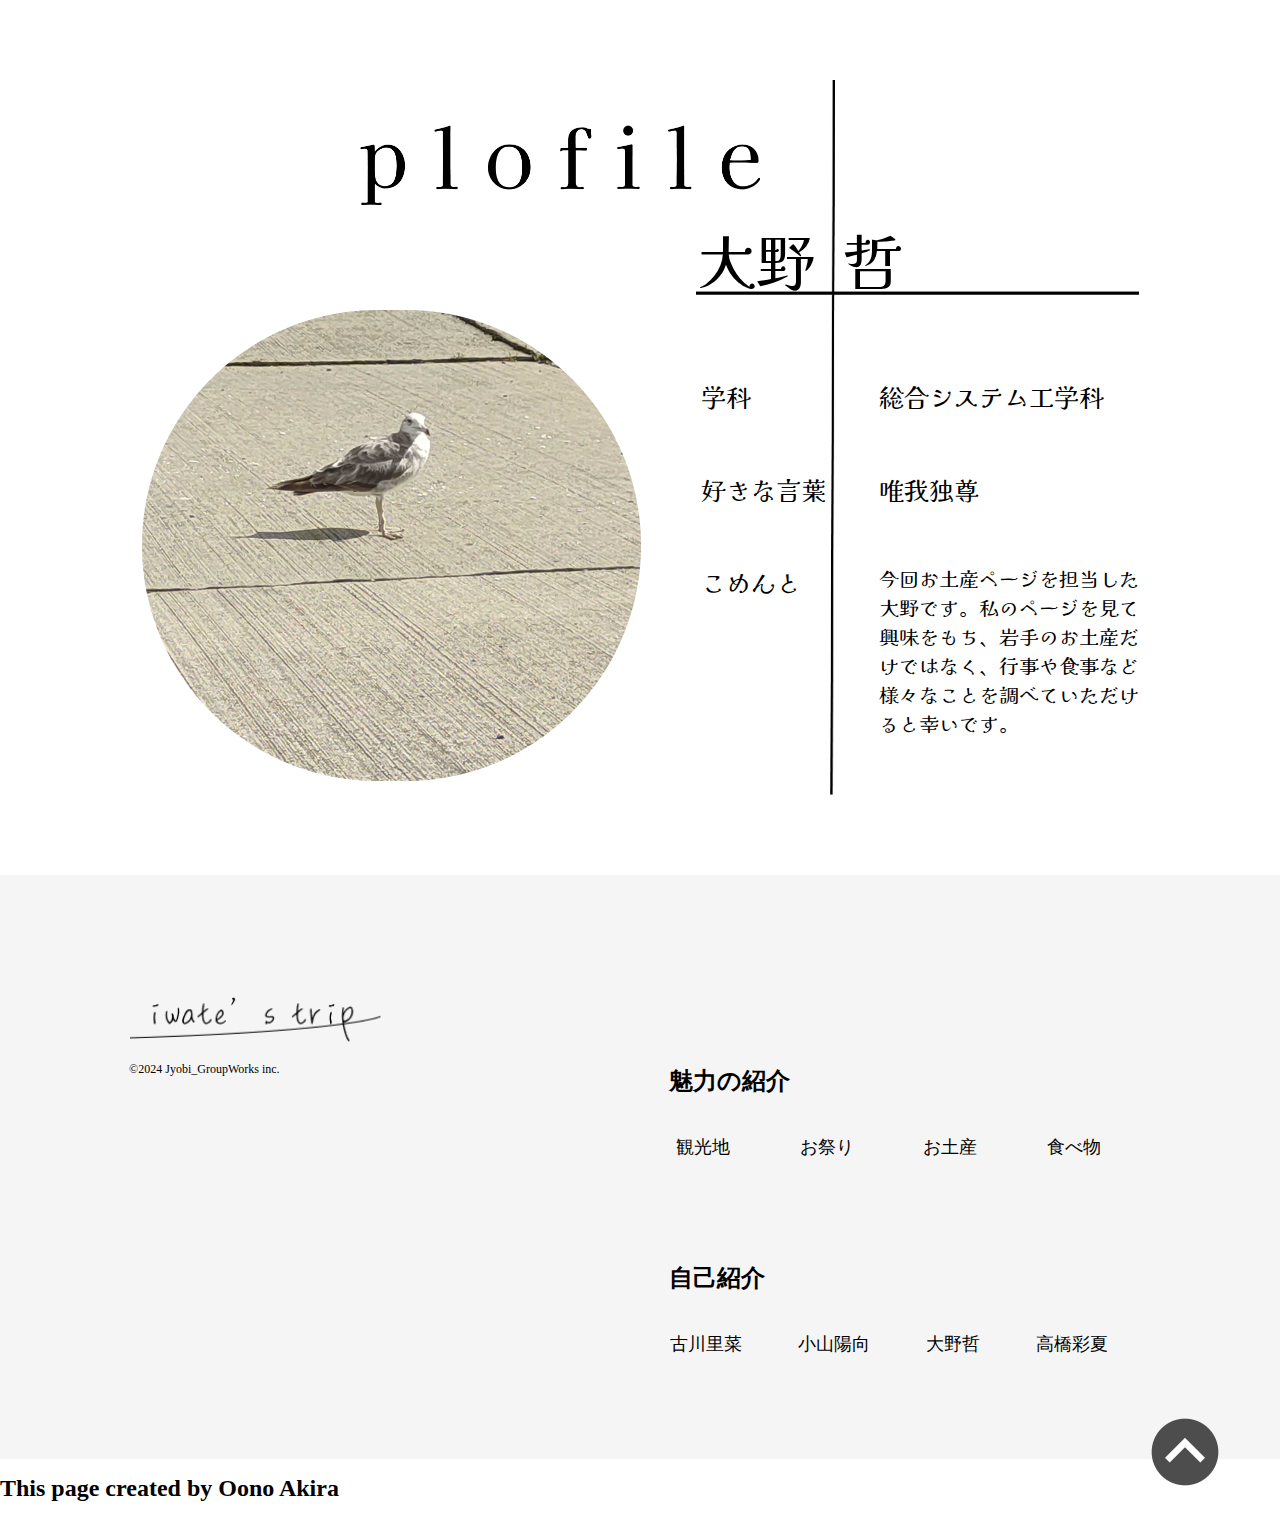
<file: omiyage/profileA.html>
<!DOCTYPE html>
<html lang="en">

<head>
    <meta charset="UTF-8">
    <meta name="viewport" content="width=device-width, initial-scale=1.0">
    <link rel="preconnect" href="https://fonts.googleapis.com">
    <link rel="preconnect" href="https://fonts.gstatic.com" crossorigin>
    <link href="https://fonts.googleapis.com/css2?family=Kaisei+Decol&display=swap" rel="stylesheet">
    <link rel="stylesheet" href="plofileA.css">
    <title>Profile</title>
</head>

<body style="margin: 0;padding: 0;">
    <header>

    </header>


    <main>
        <div class="profile flex">
            <img class="profile-img" src="img/image.png" alt="プロフィール画像">
            <div class="profile-centence">
                <!-- backgroundにimgを入れる -->
                <div id="profile">
                    <p class="font"><span>大野</span><span id="tetu">哲</span></p>
                    <div class="flex centence">
                        <div class="left">
                            <ul class="font">
                                <li>学科</li>
                                <li>好きな言葉</li>
                                <li>こめんと</li>
                            </ul>
                        </div>
                        <div class="right">
                            <ul>
                                <li class="font">総合システム工学科</li>
                                <li class="font">唯我独尊</li>
                                <li class="font size-25">
                                    今回お土産ページを担当した<br>
                                    大野です。私のページを見て<br>
                                    興味をもち、岩手のお土産だ<br>
                                    けではなく、行事や食事など<br>
                                    様々なことを調べていただけ<br>
                                    ると幸いです。
                                </li>
                            </ul>
                        </div>
                    </div>
                </div>
            </div>
        </div>
        <img class="p-img" src="img/profile.png" alt="profile">


    </main>



    <footer>
        <div class="footer-height">
            <div class="flex">
                <div class="iwate">
                    <a href=""><img id="size" src="img/iwate.png" alt="iwate"><br></a>
                    <small id="font-size">&copy;2024 Jyobi_GroupWorks inc.</small>
                </div>
                <div class="m-auto">
                    <div class="charm">
                        <h1><a href="">魅力の紹介</a></h1>
                        <ul class="flex">
                            <li class="m-left"><a href="">観光地</a></li>
                            <li><a href="">お祭り</a></li>
                            <li><a href="">お土産</a></li>
                            <li><a href="">食べ物</a></li>
                        </ul>
                    </div>

                    <div class="introduction">
                        <h1><a href="">自己紹介</a></h1>
                        <ul class="flex">
                            <li class="m-left"><a href="">古川里菜</a></li>
                            <li><a href="">小山陽向</a></li>
                            <li><a href="">大野哲</a></li>
                            <li><a href="">高橋彩夏</a></li>
                        </ul>
                    </div>
                </div>
            </div>
            <div class="top-scroll">
                <a href="#">
                    <img src="img/scroll.png" alt="top">
                </a>
            </div>
        </div>
        <div class="create">
            <h1>This page created by Oono Akira</h1>
        </div>
    </footer>


</body>

</html>
</file>
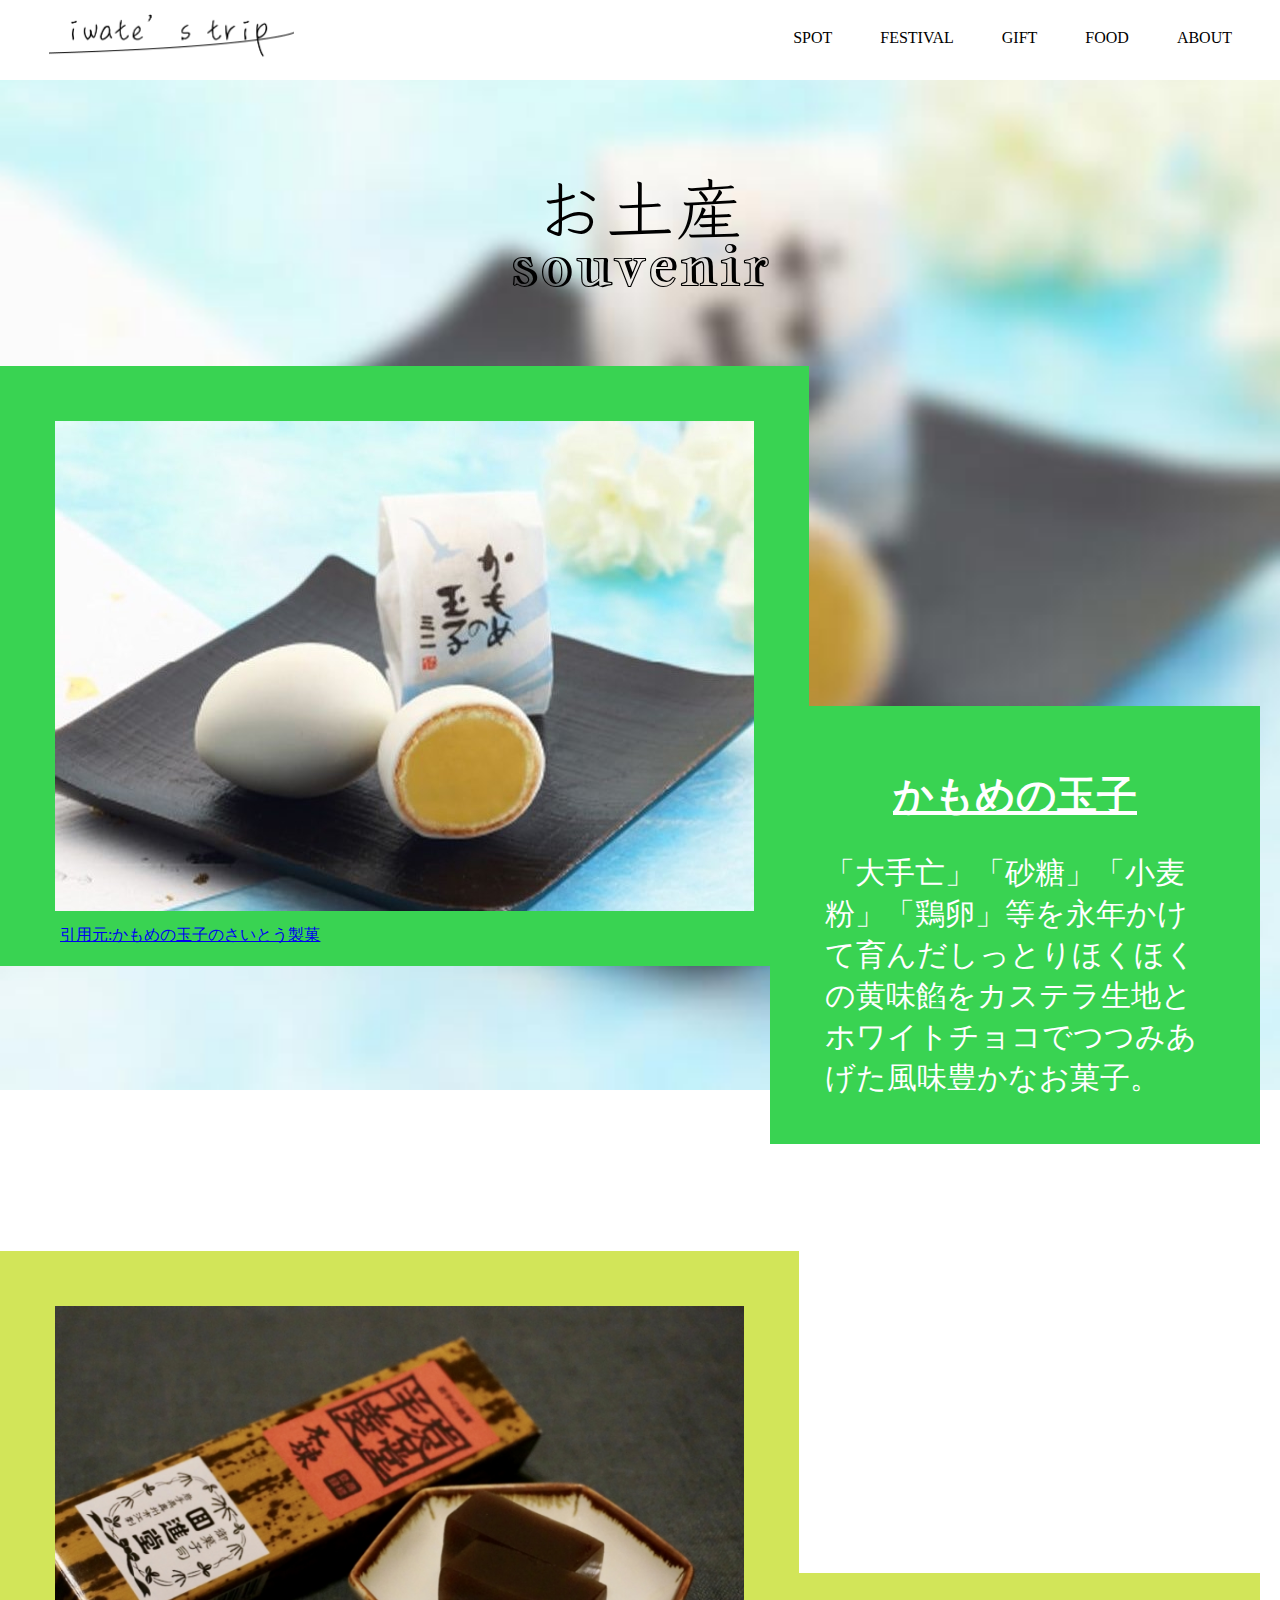
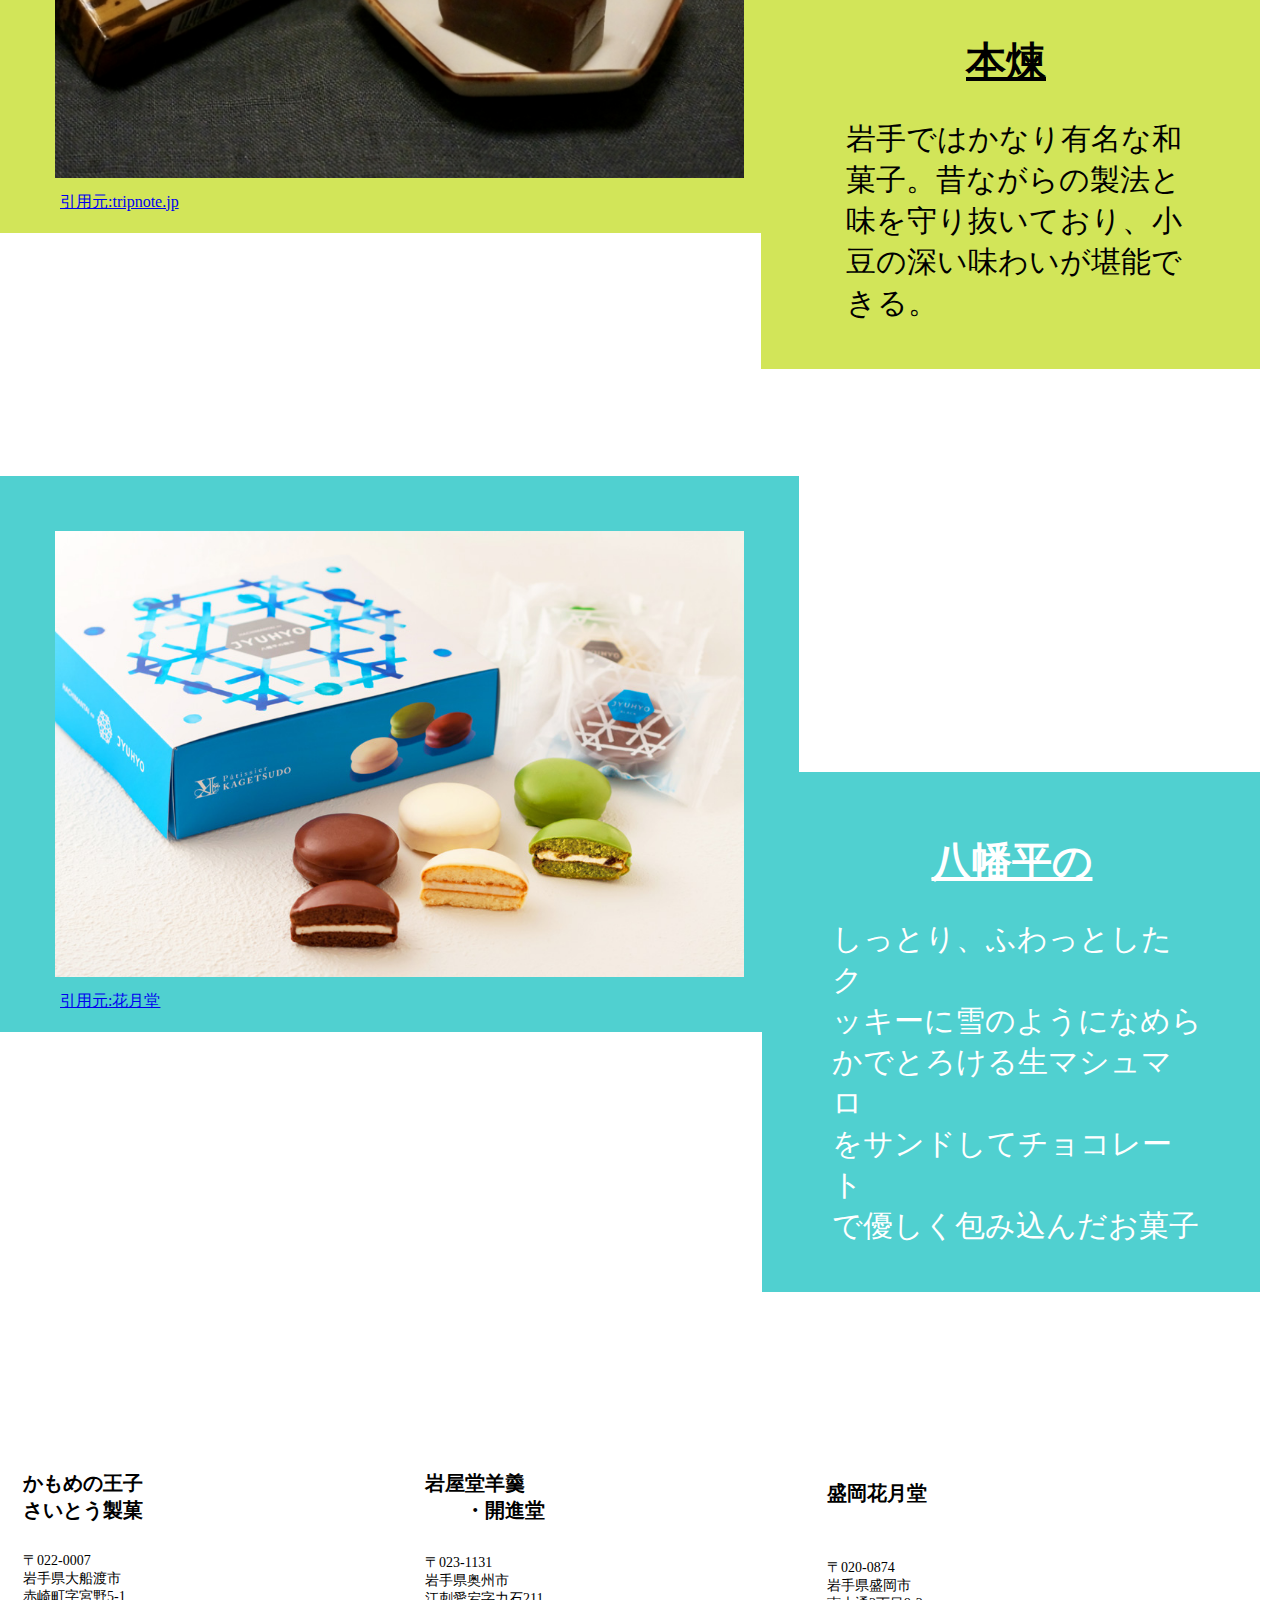
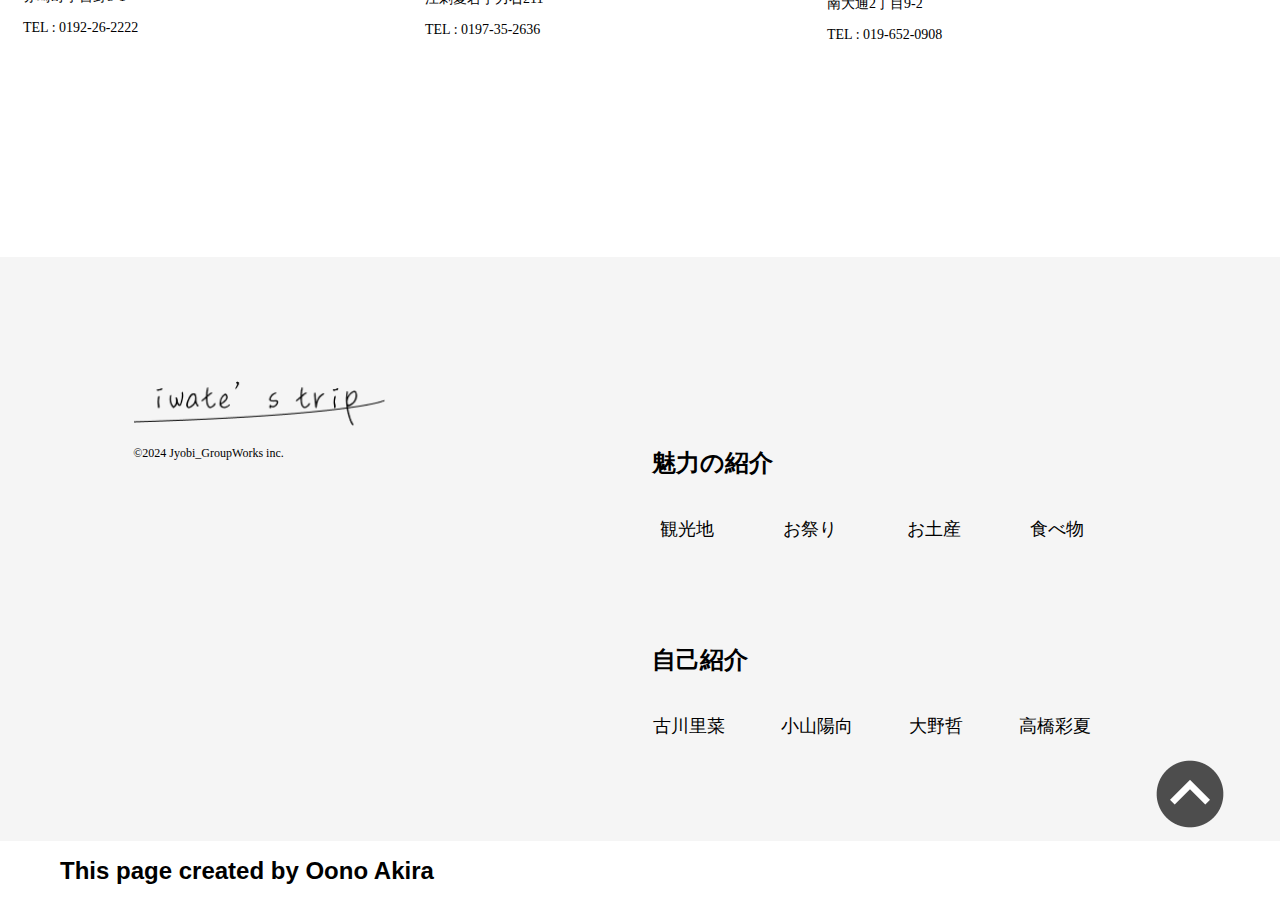
<file: Intro/gift/omiyage.html>
<!DOCTYPE html>
<html lang="en">

<head>
    <meta charset="UTF-8">
    <meta name="viewport" content="width=device-width, initial-scale=1.0">
    <link rel="stylesheet" href="omiyage.css">
    <link rel="preconnect" href="https://fonts.googleapis.com">
    <link rel="preconnect" href="https://fonts.googleapis.com">
    <link rel="preconnect" href="https://fonts.gstatic.com" crossorigin>
    <link href="https://fonts.googleapis.com/css2?family=Jacques+Francois+Shadow&family=Klee+One&display=swap"
        rel="stylesheet">
        <link rel="stylesheet" href="../../allStyle.css">
    <title>お土産</title>
</head>

<body>
    <header class="header">
        <nav class=" flex">

            <script>

                window.onload = function () {

                    let img = document.getElementById("hover");

                    // マウスオーバーイベントを設定
                    img.onmouseover = function () {
                        img.src = "../../title_hover.png";
                    };

                    // マウスアウトイベントを設定
                    img.onmouseout = function () {
                        img.src = "../../top_iwate.png";
                    };

                }

            </script>

            <a href="../../index.html"><img id="hover" src="../../top_iwate.png" alt="title"></a>

            <ul class="flex">
                <li><a href="../spot/kankou.html">SPOT</a></li>
                <li><a href="../festival/festival.html">FESTIVAL</a></li>
                <li><a href="../gift/omiyage.html">GIFT</a></li>
                <li><a href="../food/food.html">FOOD</a></li>
                <li><a href="../../about/aboutUs.html">ABOUT</a></li>
            </ul>
        </nav>
    </header>
    <!-- 一つ目 -->
    <div class="height">
        <p class="font">お土産<br><span>souvenir</span></p>
        <div class="margin">
            <div class="shoukai">
                <!-- 引用サイトのリンク付け -->
                <img src="img/gazou1.jpg" alt="画像1">
                <a class="link " href="https://saitoseika.store/item-detail/1420919">
                    引用元:かもめの玉子のさいとう製菓</a>
            </div>

            <section>
                <div class="green">
                    <!-- リンク付け -->
                    <h1><a href="https://saitoseika.co.jp/">かもめの玉子</a></h1>
                    <p class="kamome">
                        「大手亡」「砂糖」「小麦<br>
                        粉」「鶏卵」等を永年かけ<br>
                        て育んだしっとりほくほく<br>
                        の黄味餡をカステラ生地と<br>
                        ホワイトチョコでつつみあ<br>
                        げた風味豊かなお菓子。</p>
                </div>
            </section>
        </div>
    </div>
    <!-- 二つ目 -->
    <div class="height2">
        <div class="margin2">
            <div class="shoukai2">
                <img src="img/img-2.png" alt="画像2">
                <a class="link" href="https://tripnote.jp/" style="white-space: nowrap;">引用元:tripnote.jp</a>
            </div>

            <section>
                <div class="yerrow">

                    <h1><a href="https://iwate-kaishindo.co.jp/">本煉</a></h1>
                    <p class="youkan">
                        岩手ではかなり有名な和<br>
                        菓子。昔ながらの製法と<br>
                        味を守り抜いており、小<br>
                        豆の深い味わいが堪能で<br>
                        きる。
                    </p>
                </div>
            </section>
        </div>
    </div>

    <!-- 三つ目 -->
    <div class="height3">
        <div class="margin3">
            <div class="shoukai3">
                <img src="img/omiyage3_3.jpg" alt="画像3">
                <a class="link" href="https://www.printemps-blanc.jp/c/categorylist/baked/gd34"
                    style="white-space: nowrap;">引用元:花月堂</a>
            </div>
            <section>
                <div class="blue">
                    <h1><a href="https://www.printemps-blanc.jp/c/categorylist/gr17">八幡平の</a></h1>
                    <p class="makaron">
                        しっとり、ふわっとしたク<br>
                        ッキーに雪のようになめら<br>
                        かでとろける生マシュマロ<br>
                        をサンドしてチョコレート<br>
                        で優しく包み込んだお菓子<br>
                    </p>
                </div>
            </section>
        </div>
    </div>

    <!--  map    -->


    <div class="map flex">
        <div class="kamome_map flex">
            <div class="left23 r51 left">
                <h1 class="kamome_h1">
                    かもめの王子<br>
                    さいとう製菓
                </h1>
                <p>
                    〒022-0007<br>
                    岩手県大船渡市<br>
                    赤崎町字宮野5-1<br>
                </p>
                <p>
                    TEL : 0192-26-2222
                </p>
            </div>
            <iframe
                src="https://www.google.com/maps/embed?pb=!1m18!1m12!1m3!1d2631.1863604595806!2d141.72556315806298!3d39.091429372324015!2m3!1f0!2f0!3f0!3m2!1i1024!2i768!4f13.1!3m3!1m2!1s0x5f88a734e6efc6b1%3A0x34f7440cf7686b4b!2z44CSMDIyLTAwMDcg5bKp5omL55yM5aSn6Ii55rih5biC6LWk5bSO55S65a6u6YeO77yV4oiS77yR!5e0!3m2!1sja!2sjp!4v1706748594551!5m2!1sja!2sjp"
                width="220" height="220" style="border:0;" allowfullscreen="" loading="lazy"
                referrerpolicy="no-referrer-when-downgrade"></iframe>
        </div>
        <div class="neri_map flex">
            <div class="l51 r51 middle">
                <h1 class="neri_h1">
                    岩屋堂羊羹<br>
                    　　・開進堂
                </h1>
                <p>〒023-1131<br>
                    岩手県奥州市<br>
                    江刺愛宕字力石211
                </p>
                <p>
                    TEL : 0197-35-2636
                </p>
            </div>
            <iframe
                src="https://www.google.com/maps/embed?pb=!1m18!1m12!1m3!1d866.3740807135499!2d141.17890073257257!3d39.16318457682573!2m3!1f0!2f0!3f0!3m2!1i1024!2i768!4f13.1!3m3!1m2!1s0x5f8f4bc5c5b6ef3b%3A0xa8badce164f2784e!2z5qCq5byP5Lya56S-5Zue6YCy5aCC!5e0!3m2!1sja!2sjp!4v1706748952107!5m2!1sja!2sjp"
                width="220" height="220" style="border:0;" allowfullscreen="" loading="lazy"
                referrerpolicy="no-referrer-when-downgrade"></iframe>
        </div>
        <div class="makaron_map flex">
            <div class="l51 r51 right">
                <h1 class="makaron_h1">
                    盛岡花月堂
                </h1>
                <div>
                    <p>〒020-0874<br>
                        岩手県盛岡市<br>
                        南大通2丁目9-2
                    </p>
                    <p>
                        TEL : 019-652-0908
                    </p>
                </div>
            </div>
            <iframe
                src="https://www.google.com/maps/embed?pb=!1m18!1m12!1m3!1d6139.966848883603!2d141.14838444006824!3d39.695076641638835!2m3!1f0!2f0!3f0!3m2!1i1024!2i768!4f13.1!3m3!1m2!1s0x5f859d81290599c1%3A0xed1f051b14b6107c!2z44ix6Iqx5pyI5aCCIOacrOekvg!5e0!3m2!1sja!2sjp!4v1706749056869!5m2!1sja!2sjp"
                width="220" height="220" style="border:0;" allowfullscreen="" loading="lazy"
                referrerpolicy="no-referrer-when-downgrade"></iframe>
        </div>
    </div>


    <!-- footer -->


    <footer>
        <div class="footer-height">

          <div class="flex">
            <div class="iwate">
              <img id="size" src="../../iwate.png" alt="iwate"><br>
              <small id="font-size">&copy;2024 Jyobi_GroupWorks inc.</small>
            </div>
            <div class="m-auto">
              <div class="charm">
                <h1>魅力の紹介</h1>
                <ul class="flex">
                  <li class="m-left"><a href="../../Intro/spot/kankou.html">観光地</a></li>
                  <li><a href="../../Intro/festival/festival.html">お祭り</a></li>
                  <li><a href="../../Intro/gift/omiyage.html">お土産</a></li>
                  <li><a href="../../Intro/food/food.html">食べ物</a></li>
                </ul>
              </div>
    
              <div class="introduction">
                <h1><a href="../../about/aboutUs.html">自己紹介</a></h1>
                <ul class="flex">
                  <li class="m-left"><a href="../../about/hurukawa.html">古川里菜</a></li>
                  <li><a href="../../about/hinata.html">小山陽向</a></li>
                  <li><a href="../../about/akira.html">大野哲</a></li>
                  <li><a href="../../about/takahashi.html">高橋彩夏</a></li>
                </ul>
              </div>
            </div>
          </div>
          <div class="top-scroll">
            <a href="#">
              <img src="../../scroll.png" alt="top">
            </a>
          </div>
        </div>

        <div class="create">
            <h1>This page created by Oono Akira</h1>
        </div>
    </footer>
</body>

</html>
</file>
<file: omiyage/plofileA.css>
@charset "UTF-8";

header {
    height: 80px;
}
main{
    margin:0;
    padding: 0;
}

.profile {
    margin: 0 80px;
    /* margin-left: -50px; */
    justify-content: center;
}

.flex {
    display: flex;
}

img {
    margin-top: 230px;
    margin-right: 55px;
    width: 499px;
    height: 471px;
}

.font {
    font-family: 'Kaisei Decol', serif;
    vertical-align: bottom;
}

p {
    display: inline-block;
    /* width: 300px; */
    /* padding-top: 194px; */
    font-size: 60px;
    /* padding-bottom: 10px; */
    /* white-space: 50px; */
}

li{
    font-size: 25px;
    list-style: none;
}

.size-25 {
    font-size: 20px;
}

.profile-centence {
    background-image: url(img/image\ \(1\).png);
    background-size: auto 100%;
    background-repeat: no-repeat;
    /* background-size: auto; */
}

.left li{
    margin-right: 13px;
    margin-bottom: 57px;
    /* margin-top: -15px; */
    margin-left: -35px;
}
.right li{
    margin-bottom: 57px;
    /* vertical-align: text-bottom; */
}
#profile{
    margin-top: 75px;   
}
#tetu{
    position: relative;
    left: 27.65px;
}

.p-img{
    /* display: flex; */
    /* margin: 0; */
    display: block;
    padding: 0;
    margin: auto;
    text-align: center;
    position: relative;
    bottom: 670px;
    right: 80px;
    /* margin-left: 350px; */
    /* position: relative;
    top: 200px; */
    width: 400px;
    height: 80px;
}



/* footer */

.flex{
    display: flex;
}

footer{
    height: 640px;
    background-color: #F5F5F5;
    padding: 0px;
    margin: 0px;
}
.footer-height{
    height: 584px;
}
footer .flex{
    justify-content: space-around;
}

.iwate{
    position: relative;
    margin-top: -7.6em;
    margin-left: 0.8em;
}

#size{
    width: 252px;
    height: 72px;
}

#font-size{
    font-size: 12px;
}

.m-auto{
    margin: 174px 0 0 0;
}

.introduction{
    margin-top: 103px;
}

.charm h1,.introduction h1{
    text-align: left;
    font-size: 24px;
}
.charm li,.introduction li{
    padding-top: 22px;
    list-style: none;
    font-size: 18px;
    margin-right: 56px;
    text-align: left;
}
.m-left{
    margin-left: -39px;
}

.top-scroll{
    text-align: end;
    /* margin-right: 40px; */
    position: relative;
    bottom: 190px;
    & img{
        width: 80px;
        height: auto;
    }
}

.create{
    height: 56px;
    background-color: white;
    display: flex;
    & h1{
    font-size: 24px;
    /* vertical-align: middle; */
    text-align: center;
    color: black;
    }
}

footer a{
    text-decoration: none;
    color: black;
}
</file>
<file: Intro/gift/omiyage.css>
@charset "UTF-8";

body {
    margin: 0%;
    padding: 0%;
}

html {
    margin: 0%;
    padding: 0%;
}

header{
    height: 80px;
}

/* main */


.font{
    display: block;
    text-align: center;
    padding-top: 100px;
    font-size: 70px;
    font-family: 'Klee One', serif;
    line-height: 50px;
    margin: 0;
}

span{
    font-size: 60px;
    font-family: 'Jacques Francois Shadow', serif;
}




p {
    margin-bottom: 0;
}

.height {
    background-image: url(img/bokasi1_1_1.jpg);
    background-repeat: no-repeat;
    background-position: center;
    background-size: 100% auto;
    background-attachment: fixed;
}

.height2 {
    background-image: url(img/bokasi2_1.jpg);
    background-repeat: no-repeat;
    background-position: center;
    background-size: 100% auto;
    background-attachment: fixed;
}

.height3 {
    background-image: url(img/bokasi3_1.jpg);
    background-repeat: no-repeat;
    background-position: center;
    background-size: 100% auto;
    background-attachment: fixed;
}

/* img-position */

.shoukai img {
    margin-top: 77px;
    padding: 55px;
    background-color: #39D352;
    /* z-index: ; */
}

.shoukai2 img {
    margin-top: 77px;
    width: 689px;
    height: auto;
    padding: 55px;
    background-color: #D2E559;
    /* margin-bottom: 0px; */
}

.shoukai3 img {
    margin-top: 77px;
    width: 689px;
    height: auto;
    padding: 55px;
    background-color: #50D0D0;
}

/* shoukai */


.shoukai a {
    position: relative;
    display: block;
    text-align: left;
    margin: -45px 0 0 60px;
}

.green {
    text-align: center;
    width: 380px;
    display: inline-block;
    padding: 35px 55px 45px 55px;
    position: relative;
    margin-top: -240px;
    background-color: #39D352;
    margin-bottom: 30px;
    & h1 {
        font-size: 40px;
        text-align: center;

        & a {
            color: white;
            /* text-decoration: none; */
        }
    }
    & p{
        /* margin: auto; */
        text-align: left;
        font-size: 30px;
        color: white;
    }
}

.margin section{
    margin-right: 20px;
    text-align: right;
}

/* shoukai2 */

.shoukai2 a {
    position: relative;
    display: block;
    text-align: left;
    margin: -45px 0 0 60px;
}

.yerrow {
    width: 380px;
    display: inline-block;
    padding: 35px 64px 45px 55px;
    position: relative;
    margin-top: -240px;
    background-color: #D2E559;
    margin-bottom: 30px;
    & h1 {
        font-size: 40px;
        text-align: center;

        & a {
            color: black;
            /* text-decoration: none; */
        }
    }
    & p{
        /* margin: auto; */
        text-align: left;
        font-size: 30px;
        color: black;
        margin-left: 30px;
    }
}

.margin2 section{
    margin-right: 20px;
    text-align: right;
}

/* shoukai3 */

.shoukai3 a {
    position: relative;
    display: block;
    text-align: left;
    margin: -45px 0 0 60px;
}

.blue {
    width: 380px;
    display: inline-block;
    /* text-align: right; */
    /* margin-right: 80px; */
    /* margin: 0 auto 0 0; */
    padding: 35px 58px 45px 60px;
    text-align: center;
    position: relative;
    margin-top: -240px;
    background-color: #50D0D0;
    margin-bottom: 30px;
    & h1 {
        font-size: 40px;
        text-align: center;

        & a {
            color: white;
            /* text-decoration: none; */
        }
    }
    & p{
        /* margin: auto; */
        text-align: left;
        font-size: 30px;
        color: white;
        margin-left: 10px;
    }
}

.margin3 section{
    margin-right: 20px;
    text-align: right;
}



/* map */

.map {
    padding-top: 135px;
    height: 400px;
}

.flex {
    display: flex;
}

.left23 {
    padding-left: 23px;
}

.r51 {
    padding-right: 31px;
}

.l51 {
    padding-left: 31px;
}

.kamome_h1,
.neri_h1,
.makaron_h1 {
    text-align: left;
    font-size: 20px;
}

.makaron_h1 {
    position: relative;
    top: 10px;
}

.map p {
    text-align: left;
    font-size: 14px;
}

.right p {
    position: relative;
    top: 48px;
}

.middle p {
    position: relative;
    top: 16px;
}

.left p {
    position: relative;
    top: 14px;
}


/* footer */

.flex {
    display: flex;
}

footer {
    height: 640px;
    background-color: #F5F5F5;
}

.footer-height {
    height: 584px;
}

footer .flex {
    justify-content: space-around;
}

.iwate {
    padding-top: 110px;
}

#size {
    width: 252px;
    height: 72px;
}

#font-size {
    font-size: 12px;
}

.m-auto {
    margin: 174px 0 0 0;
}

.introduction {
    margin-top: 103px;
}

.charm h1,
.introduction h1 {
    text-align: left;
    font-size: 24px;
}

.charm li,
.introduction li {
    padding-top: 22px;
    list-style: none;
    font-size: 18px;
    margin-right: 56px;
    text-align: left;
}

.m-left {
    margin-left: -39px;
}

.top-scroll {
    text-align: end;
    margin-right: 50px;

    & img {
        width: 80px;
    }
}

.create {
    height: 56px;
    background-color: white;
    display: flex;

    & h1 {
        font-size: 24px;
        /* vertical-align: middle; */
        font-family: 'Gill Sans', 'Gill Sans MT', Calibri, 'Trebuchet MS', sans-serif;
        text-align: center;
        margin-left: 30px;
        color: black;
    }
}
footer a{
    text-decoration: none;
    color: black;
}
</file>
<file: allStyle.css>
@charset "UTF-8";
/* font-family: 'Inter', sans-serif; */

/* font-family: "ta-koigokoro", sans-serif;
font-weight: 400;
font-style: normal; */

/* これら2つはそれぞれInterとTA-Koigokoroのフォント、使用時にクラスとかにはりつけて使ってね */
.body{
    font-size: 16px;
    font-family: 'Inter', sans-serif;
}
.flex{
    display: flex;
}

html {
    scroll-behavior: smooth;
}

.space26{
    display: block;
    padding-bottom: 2.6rem;
}


header {
    width: 100%;
    height: 5em;
    background-color: white;
    & img {
        position: relative;
        margin-top: 0.8em;
        margin-left: 3em;
        width: 245.5px;
        height: 44.6px;
        & :hover {
            display: none;
        }
    }
}
nav {
    margin: 0 0 0 auto;
    text-align: center;
    vertical-align: middle;
}
nav ul {
    margin: 0 0 0 auto;
}
nav li {
    position: relative;
    margin-top: 1.8em;
    margin-right: 3em;
    list-style: none;
    font: 0.5em;
    & a {
        text-decoration: none;
        color: black;
        &:hover {
            color: #00ADE4;
        }
    }
}

/* footer */


footer {
    font-family: "ta-koigogro",serif;
    height: 640px;
    background-color: #F5F5F5;
}
.footer-height {
    height: 584px;
}
footer .flex {
    justify-content: space-around;
}
.iwate {
    padding-top: 110px;
}
#size {
    width: 252px;
    height: 72px;
}
#font-size {
    font-size: 12px;
}
.m-auto {
    margin: 174px 0 0 0;
}
.introduction {
    margin-top: 103px;
}
.charm h1,
.introduction h1 {
    text-align: left;
    font-size: 24px;
}
.charm li,
.introduction li {
    padding-top: 22px;
    list-style: none;
    font-size: 18px;
    margin-right: 56px;
    text-align: left;
}
.m-left {
    margin-left: -39px;
}
.top-scroll {
    text-align: end;
    margin-right: 50px;
    & img {
        margin: 0 0 0 auto;
        width: 80px;
    }
}
.create {
    height: 56px;
    background-color: white;
    padding-left: 30px;
    /* width: 100%; */
    display: flex;
    & h1 {
        font-size: 24px;
        /* vertical-align: middle; */
        text-align: center;
        color: black;
    }
}

.top-scroll a{
    display: inline-block;
}


footer a {
    text-decoration: none;
    color: black;
}
</file>
